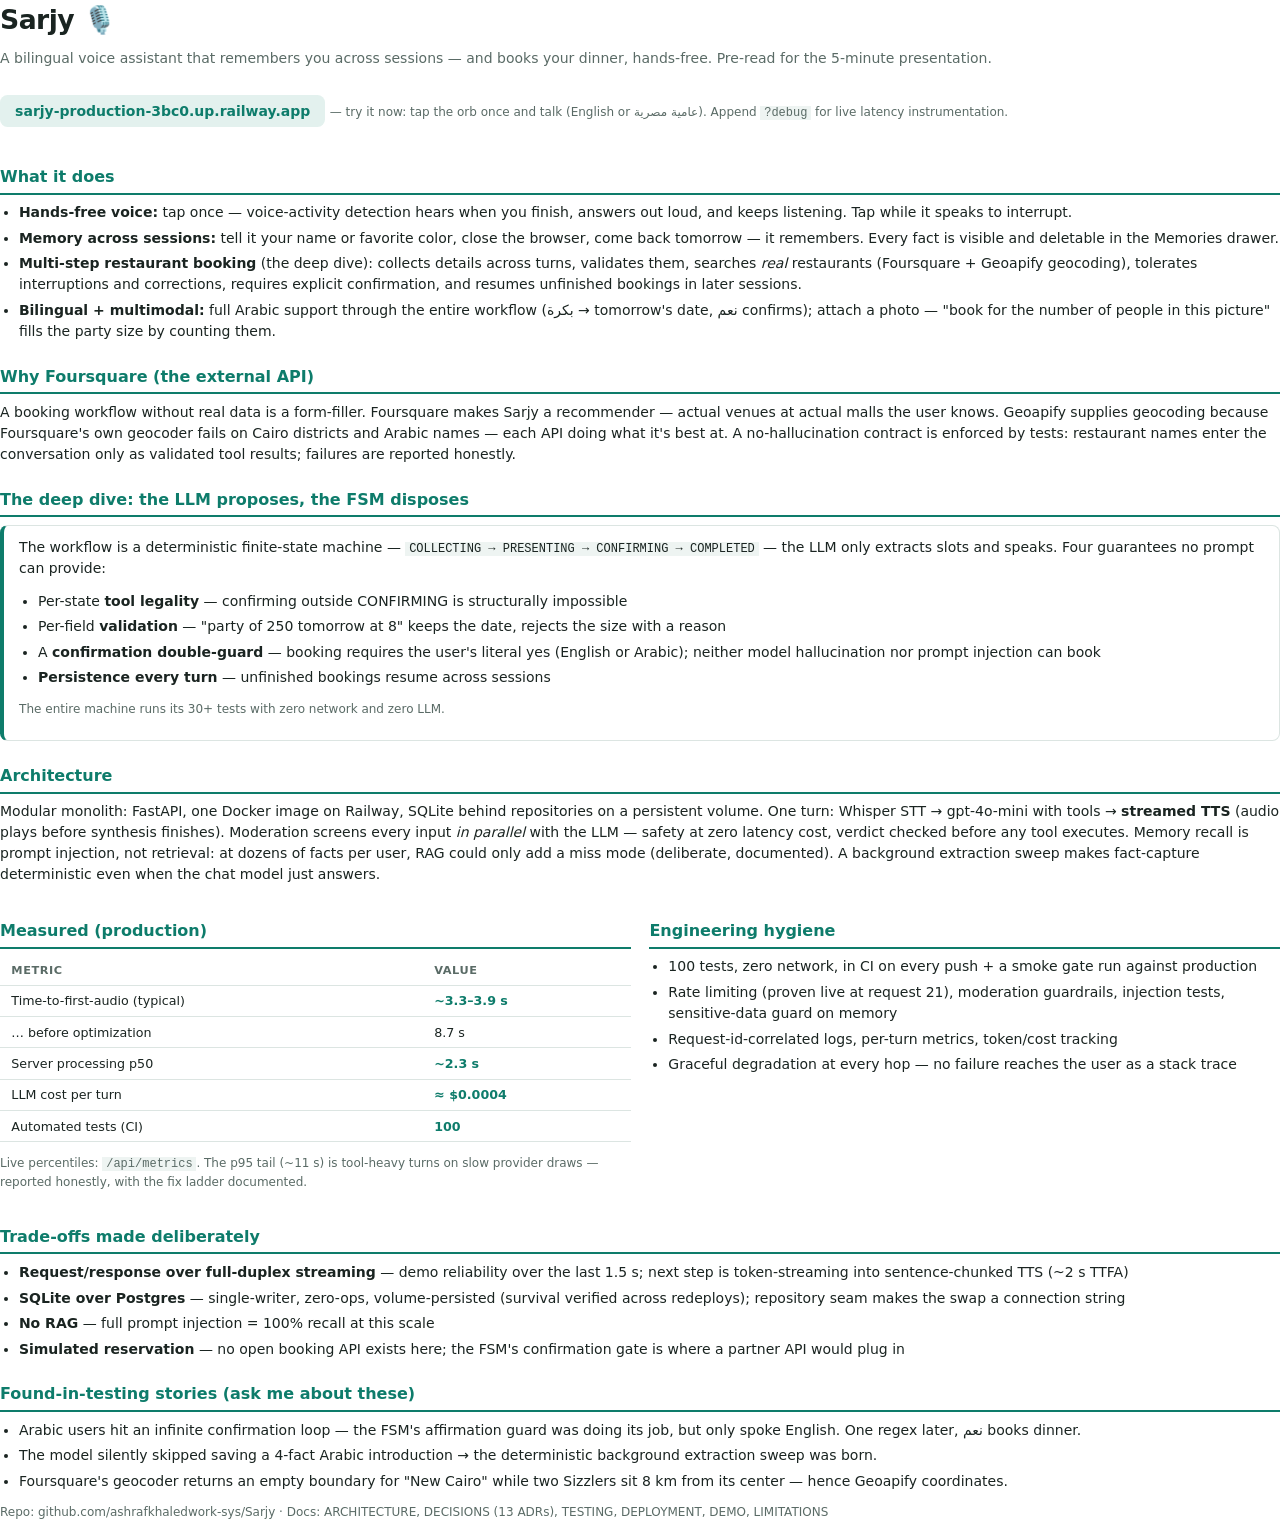
<file: docs/preread/preread.html>
<!DOCTYPE html>
<html lang="en">
<head>
<meta charset="utf-8">
<title>Sarjy — Pre-read</title>
<style>
  @page { size: A4; margin: 16mm; }
  * { box-sizing: border-box; }
  body {
    font-family: "Segoe UI", system-ui, sans-serif; color: #1A2421;
    margin: 0; font-size: 10.5pt; line-height: 1.5;
  }
  .page { page-break-after: always; }
  .page:last-child { page-break-after: auto; }
  h1 { font-size: 20pt; margin: 0 0 2mm; letter-spacing: -0.02em; }
  .sub { color: #5A6B66; margin: 0 0 6mm; }
  h2 {
    font-size: 12pt; margin: 6mm 0 2mm; color: #0E7C6B;
    border-bottom: 1.5pt solid #0E7C6B; padding-bottom: 1mm;
  }
  p { margin: 0 0 3mm; }
  ul { margin: 0 0 3mm; padding-left: 5mm; }
  li { margin-bottom: 1.2mm; }
  .url {
    display: inline-block; background: #E3F1EE; color: #0E7C6B; font-weight: 700;
    padding: 1.5mm 4mm; border-radius: 2mm; text-decoration: none; margin: 1mm 0 4mm;
  }
  .grid { display: grid; grid-template-columns: 1fr 1fr; gap: 5mm; }
  table { border-collapse: collapse; width: 100%; font-size: 9.5pt; margin: 0 0 3mm; }
  th, td { text-align: left; padding: 1.5mm 3mm; border-bottom: 0.5pt solid #DCE5E2; }
  th { color: #5A6B66; font-size: 8.5pt; text-transform: uppercase; letter-spacing: 0.05em; }
  .stat { font-weight: 700; color: #0E7C6B; }
  .box { border: 1pt solid #DCE5E2; border-left: 3pt solid #0E7C6B; border-radius: 2mm; padding: 3mm 4mm; margin: 0 0 3mm; }
  .muted { color: #5A6B66; font-size: 9pt; }
  code { font-family: Consolas, monospace; font-size: 9pt; background: #EEF4F2; padding: 0 1mm; }
</style>
</head>
<body>

<div class="page">
  <h1>Sarjy 🎙️</h1>
  <p class="sub">A bilingual voice assistant that remembers you across sessions — and books your dinner, hands-free. Pre-read for the 5-minute presentation.</p>
  <a class="url" href="https://sarjy-production-3bc0.up.railway.app">sarjy-production-3bc0.up.railway.app</a>
  <span class="muted">— try it now: tap the orb once and talk (English or عامية مصرية). Append <code>?debug</code> for live latency instrumentation.</span>

  <h2>What it does</h2>
  <ul>
    <li><b>Hands-free voice:</b> tap once — voice-activity detection hears when you finish, answers out loud, and keeps listening. Tap while it speaks to interrupt.</li>
    <li><b>Memory across sessions:</b> tell it your name or favorite color, close the browser, come back tomorrow — it remembers. Every fact is visible and deletable in the Memories drawer.</li>
    <li><b>Multi-step restaurant booking</b> (the deep dive): collects details across turns, validates them, searches <i>real</i> restaurants (Foursquare + Geoapify geocoding), tolerates interruptions and corrections, requires explicit confirmation, and resumes unfinished bookings in later sessions.</li>
    <li><b>Bilingual + multimodal:</b> full Arabic support through the entire workflow (بكرة → tomorrow's date, نعم confirms); attach a photo — "book for the number of people in this picture" fills the party size by counting them.</li>
  </ul>

  <h2>Why Foursquare (the external API)</h2>
  <p>A booking workflow without real data is a form-filler. Foursquare makes Sarjy a recommender — actual venues at actual malls the user knows. Geoapify supplies geocoding because Foursquare's own geocoder fails on Cairo districts and Arabic names — each API doing what it's best at. A no-hallucination contract is enforced by tests: restaurant names enter the conversation only as validated tool results; failures are reported honestly.</p>

  <h2>The deep dive: the LLM proposes, the FSM disposes</h2>
  <div class="box">
    <p>The workflow is a deterministic finite-state machine — <code>COLLECTING → PRESENTING → CONFIRMING → COMPLETED</code> — the LLM only extracts slots and speaks. Four guarantees no prompt can provide:</p>
    <ul>
      <li>Per-state <b>tool legality</b> — confirming outside CONFIRMING is structurally impossible</li>
      <li>Per-field <b>validation</b> — "party of 250 tomorrow at 8" keeps the date, rejects the size with a reason</li>
      <li>A <b>confirmation double-guard</b> — booking requires the user's literal yes (English or Arabic); neither model hallucination nor prompt injection can book</li>
      <li><b>Persistence every turn</b> — unfinished bookings resume across sessions</li>
    </ul>
    <p class="muted">The entire machine runs its 30+ tests with zero network and zero LLM.</p>
  </div>
</div>

<div class="page">
  <h2>Architecture</h2>
  <p>Modular monolith: FastAPI, one Docker image on Railway, SQLite behind repositories on a persistent volume. One turn: Whisper STT → gpt-4o-mini with tools → <b>streamed TTS</b> (audio plays before synthesis finishes). Moderation screens every input <i>in parallel</i> with the LLM — safety at zero latency cost, verdict checked before any tool executes. Memory recall is prompt injection, not retrieval: at dozens of facts per user, RAG could only add a miss mode (deliberate, documented). A background extraction sweep makes fact-capture deterministic even when the chat model just answers.</p>

  <div class="grid">
    <div>
      <h2>Measured (production)</h2>
      <table>
        <tr><th>Metric</th><th>Value</th></tr>
        <tr><td>Time-to-first-audio (typical)</td><td class="stat">~3.3–3.9 s</td></tr>
        <tr><td>… before optimization</td><td>8.7 s</td></tr>
        <tr><td>Server processing p50</td><td class="stat">~2.3 s</td></tr>
        <tr><td>LLM cost per turn</td><td class="stat">≈ $0.0004</td></tr>
        <tr><td>Automated tests (CI)</td><td class="stat">100</td></tr>
      </table>
      <p class="muted">Live percentiles: <code>/api/metrics</code>. The p95 tail (~11 s) is tool-heavy turns on slow provider draws — reported honestly, with the fix ladder documented.</p>
    </div>
    <div>
      <h2>Engineering hygiene</h2>
      <ul>
        <li>100 tests, zero network, in CI on every push + a smoke gate run against production</li>
        <li>Rate limiting (proven live at request 21), moderation guardrails, injection tests, sensitive-data guard on memory</li>
        <li>Request-id-correlated logs, per-turn metrics, token/cost tracking</li>
        <li>Graceful degradation at every hop — no failure reaches the user as a stack trace</li>
      </ul>
    </div>
  </div>

  <h2>Trade-offs made deliberately</h2>
  <ul>
    <li><b>Request/response over full-duplex streaming</b> — demo reliability over the last 1.5 s; next step is token-streaming into sentence-chunked TTS (~2 s TTFA)</li>
    <li><b>SQLite over Postgres</b> — single-writer, zero-ops, volume-persisted (survival verified across redeploys); repository seam makes the swap a connection string</li>
    <li><b>No RAG</b> — full prompt injection = 100% recall at this scale</li>
    <li><b>Simulated reservation</b> — no open booking API exists here; the FSM's confirmation gate is where a partner API would plug in</li>
  </ul>

  <h2>Found-in-testing stories (ask me about these)</h2>
  <ul>
    <li>Arabic users hit an infinite confirmation loop — the FSM's affirmation guard was doing its job, but only spoke English. One regex later, نعم books dinner.</li>
    <li>The model silently skipped saving a 4-fact Arabic introduction → the deterministic background extraction sweep was born.</li>
    <li>Foursquare's geocoder returns an empty boundary for "New Cairo" while two Sizzlers sit 8 km from its center — hence Geoapify coordinates.</li>
  </ul>

  <p class="muted">Repo: github.com/ashrafkhaledwork-sys/Sarjy · Docs: ARCHITECTURE, DECISIONS (13 ADRs), TESTING, DEPLOYMENT, DEMO, LIMITATIONS</p>
</div>

</body>
</html>
</file>
